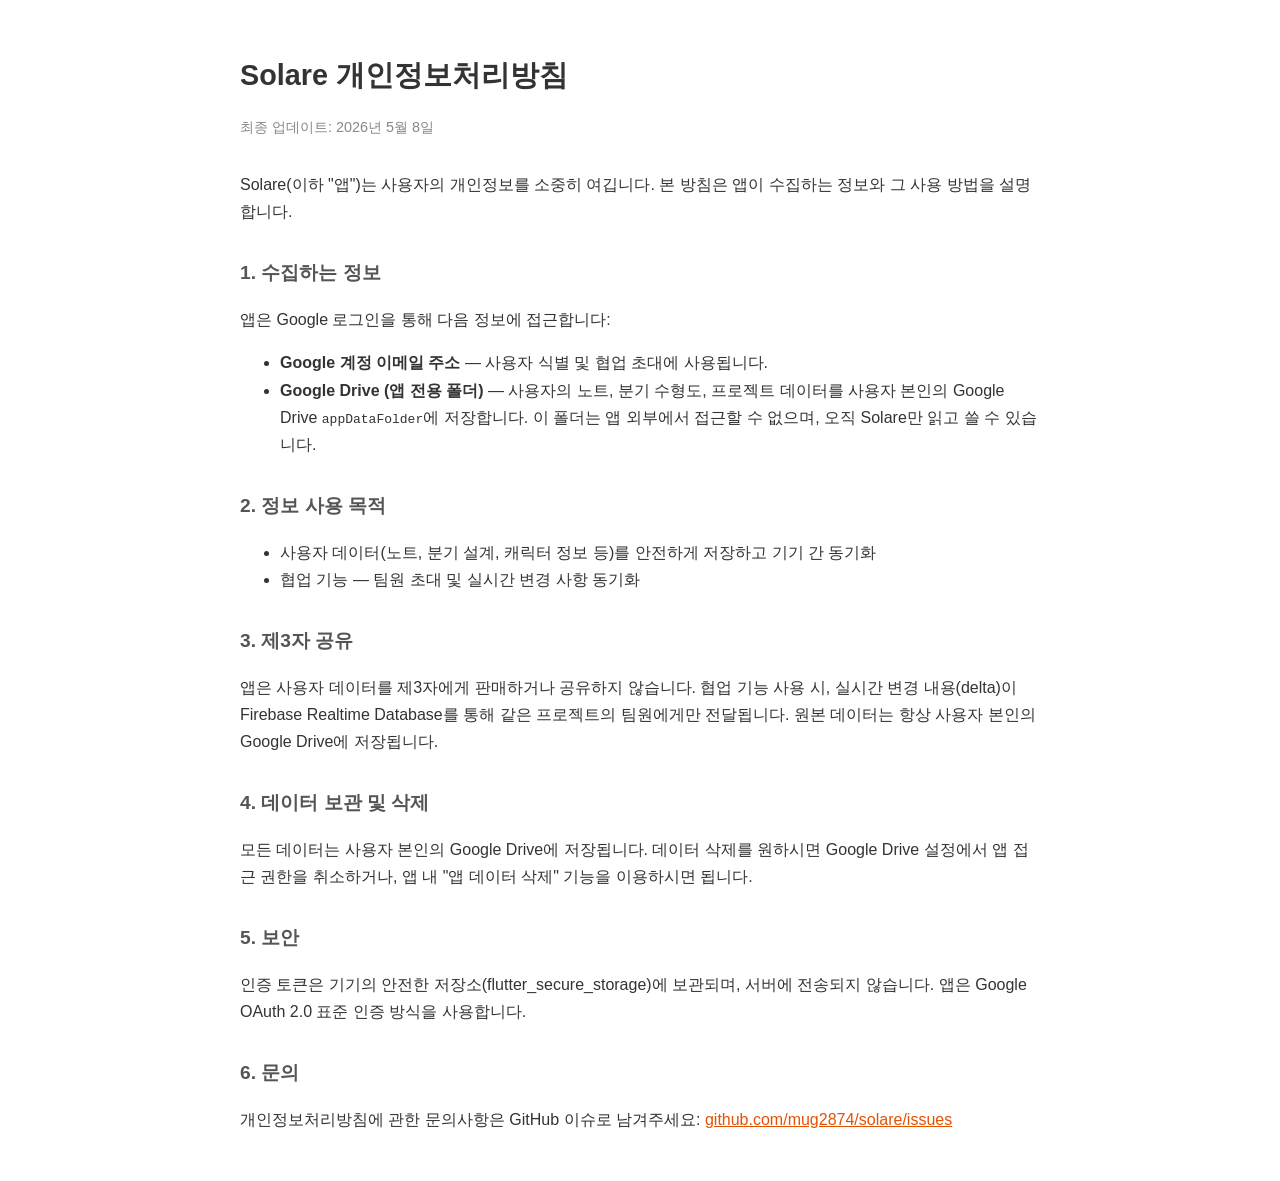
<file: web/privacy.html>
<!DOCTYPE html>
<html lang="ko">
<head>
  <meta charset="UTF-8">
  <meta name="viewport" content="width=device-width, initial-scale=1.0">
  <title>Solare — 개인정보처리방침</title>
  <style>
    body {
      font-family: -apple-system, BlinkMacSystemFont, 'Segoe UI', sans-serif;
      max-width: 800px;
      margin: 0 auto;
      padding: 2rem;
      line-height: 1.7;
      color: #333;
    }
    h1 { font-size: 1.8rem; margin-bottom: 0.25rem; }
    h2 { font-size: 1.2rem; margin-top: 2rem; color: #555; }
    .updated { color: #888; font-size: 0.9rem; margin-bottom: 2rem; }
    a { color: #e65100; }
  </style>
</head>
<body>
  <h1>Solare 개인정보처리방침</h1>
  <p class="updated">최종 업데이트: 2026년 5월 8일</p>

  <p>
    Solare(이하 "앱")는 사용자의 개인정보를 소중히 여깁니다.
    본 방침은 앱이 수집하는 정보와 그 사용 방법을 설명합니다.
  </p>

  <h2>1. 수집하는 정보</h2>
  <p>앱은 Google 로그인을 통해 다음 정보에 접근합니다:</p>
  <ul>
    <li><strong>Google 계정 이메일 주소</strong> — 사용자 식별 및 협업 초대에 사용됩니다.</li>
    <li><strong>Google Drive (앱 전용 폴더)</strong> — 사용자의 노트, 분기 수형도, 프로젝트 데이터를
      사용자 본인의 Google Drive <code>appDataFolder</code>에 저장합니다.
      이 폴더는 앱 외부에서 접근할 수 없으며, 오직 Solare만 읽고 쓸 수 있습니다.</li>
  </ul>

  <h2>2. 정보 사용 목적</h2>
  <ul>
    <li>사용자 데이터(노트, 분기 설계, 캐릭터 정보 등)를 안전하게 저장하고 기기 간 동기화</li>
    <li>협업 기능 — 팀원 초대 및 실시간 변경 사항 동기화</li>
  </ul>

  <h2>3. 제3자 공유</h2>
  <p>
    앱은 사용자 데이터를 제3자에게 판매하거나 공유하지 않습니다.
    협업 기능 사용 시, 실시간 변경 내용(delta)이 Firebase Realtime Database를 통해
    같은 프로젝트의 팀원에게만 전달됩니다. 원본 데이터는 항상 사용자 본인의 Google Drive에 저장됩니다.
  </p>

  <h2>4. 데이터 보관 및 삭제</h2>
  <p>
    모든 데이터는 사용자 본인의 Google Drive에 저장됩니다.
    데이터 삭제를 원하시면 Google Drive 설정에서 앱 접근 권한을 취소하거나,
    앱 내 "앱 데이터 삭제" 기능을 이용하시면 됩니다.
  </p>

  <h2>5. 보안</h2>
  <p>
    인증 토큰은 기기의 안전한 저장소(flutter_secure_storage)에 보관되며,
    서버에 전송되지 않습니다. 앱은 Google OAuth 2.0 표준 인증 방식을 사용합니다.
  </p>

  <h2>6. 문의</h2>
  <p>
    개인정보처리방침에 관한 문의사항은 GitHub 이슈로 남겨주세요:
    <a href="https://github.com/mug2874/solare/issues" target="_blank">
      github.com/mug2874/solare/issues
    </a>
  </p>
</body>
</html>
</file>
